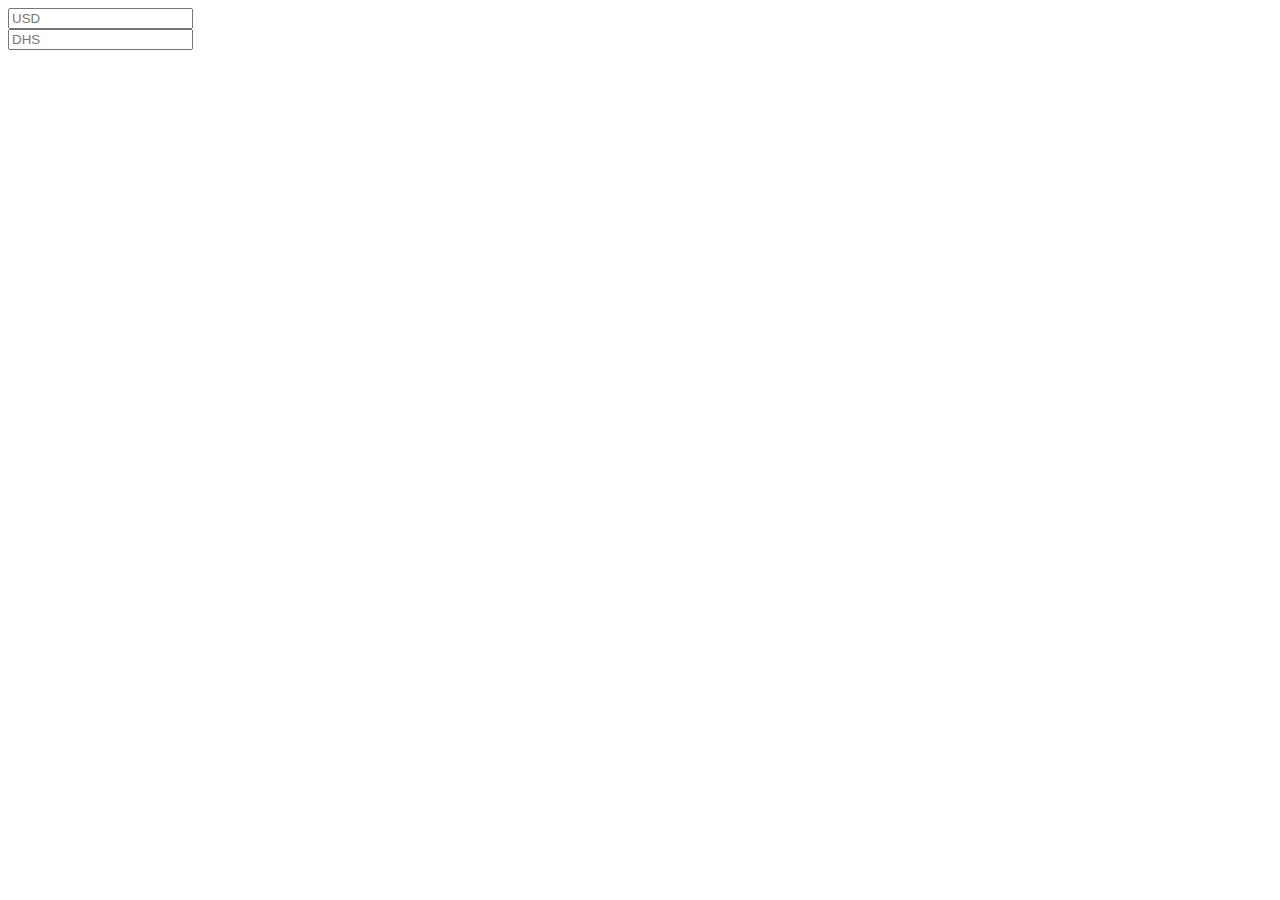
<file: ex00/index.html>
<!DOCTYPE html>
<html lang="en">
<head>
    <meta charset="UTF-8">
    <title>Document</title>
</head>
<body>
    <input type="number" id="dollar" placeholder="USD">
    <input type="number" id="dirham" placeholder="DHS">
    <script src="script.js"></script>
</body>
</html>
</file>
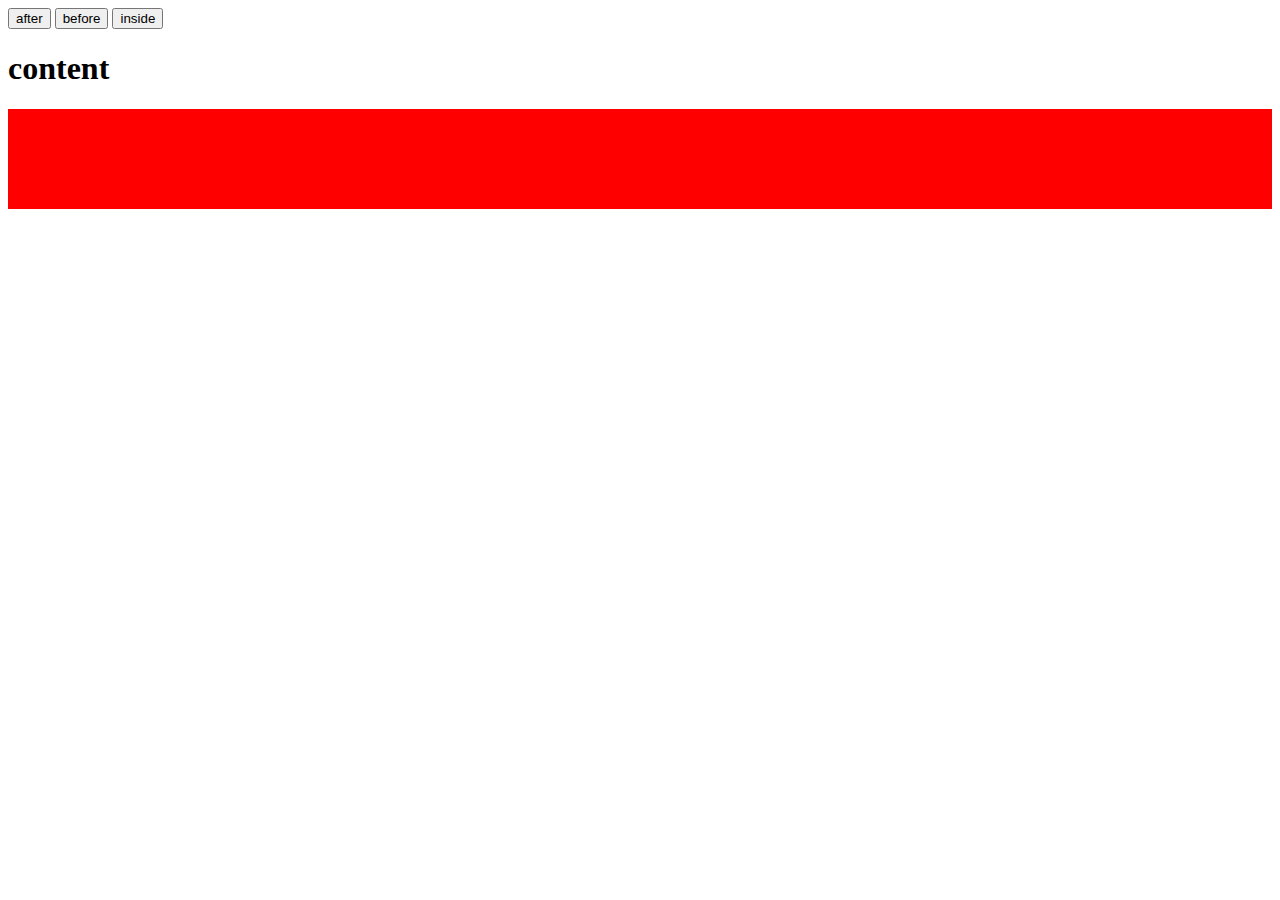
<file: ex01/index.html>
<!DOCTYPE html>
<html lang="en">
<head>
    <meta charset="UTF-8">
    <title>Document</title>
</head>
<body>
    <button id="after" >after</button>
    <button id="before" >before</button>
    <button id="inside" >inside</button>
    <h1 id="content">content</h1>
    <div id="block"></div>

    <script src="script.js"></script>
</body>
</html>
</file>
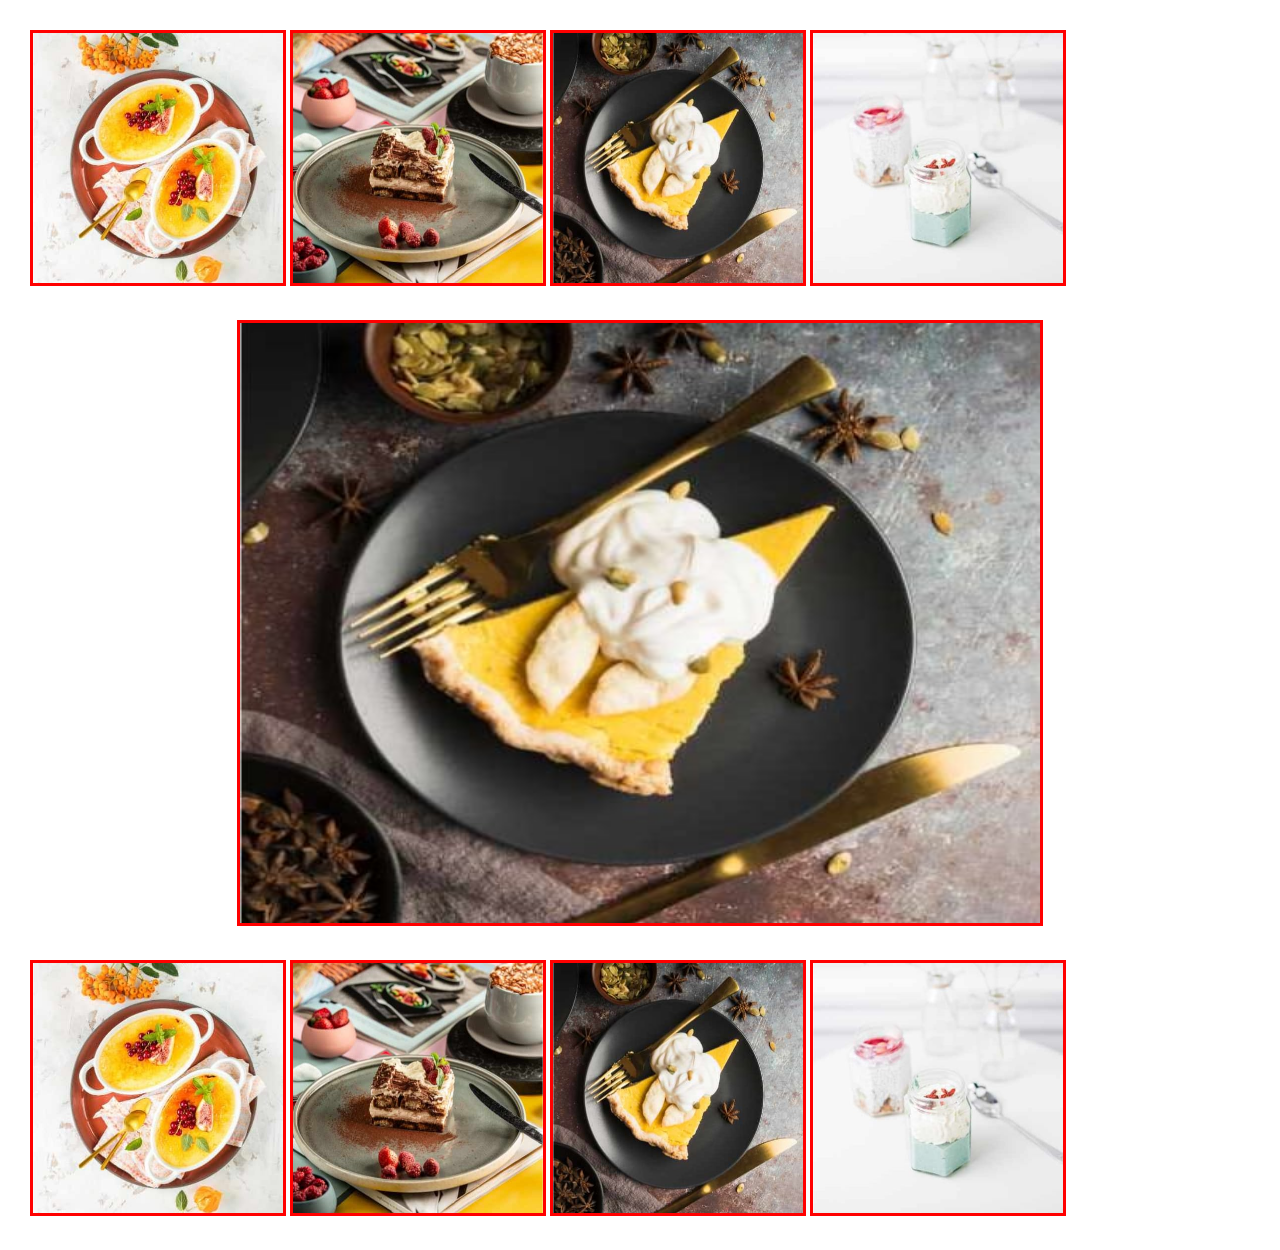
<file: ex04/index.html>
<!DOCTYPE html>
<html lang="en">
<head>
	<meta charset="UTF-8">
	<title>Document</title>
	<link rel="stylesheet" href="style.css">
</head>
<body>
	<div class="gallary">
		<div class="images">
			<img onclick="main.src = this.src" src="../images/image-creme-brulee-tablet.jpg" >
			<img onclick="main.src = this.src" src="../images/image-tiramisu-desktop.jpg" >
			<img onclick="main.src = this.src" src="../images/image-meringue-desktop.jpg" >
			<img onclick="main.src = this.src" src="../images/image-panna-cotta-desktop.jpg" >
		</div>
		<div class="main">
			<img name="main" src="../images/image-meringue-desktop.jpg" >
		</div>
		<div class="images">
			<img onmouseenter="main.src = this.src" src="../images/image-creme-brulee-tablet.jpg" >
			<img onmouseenter="main.src = this.src" src="../images/image-tiramisu-desktop.jpg" >
			<img onmouseenter="main.src = this.src" src="../images/image-meringue-desktop.jpg" >
			<img onmouseenter="main.src = this.src" src="../images/image-panna-cotta-desktop.jpg" >
		</div>
	</div>
	<script src="script.js"></script>
</body>
</html>
</file>
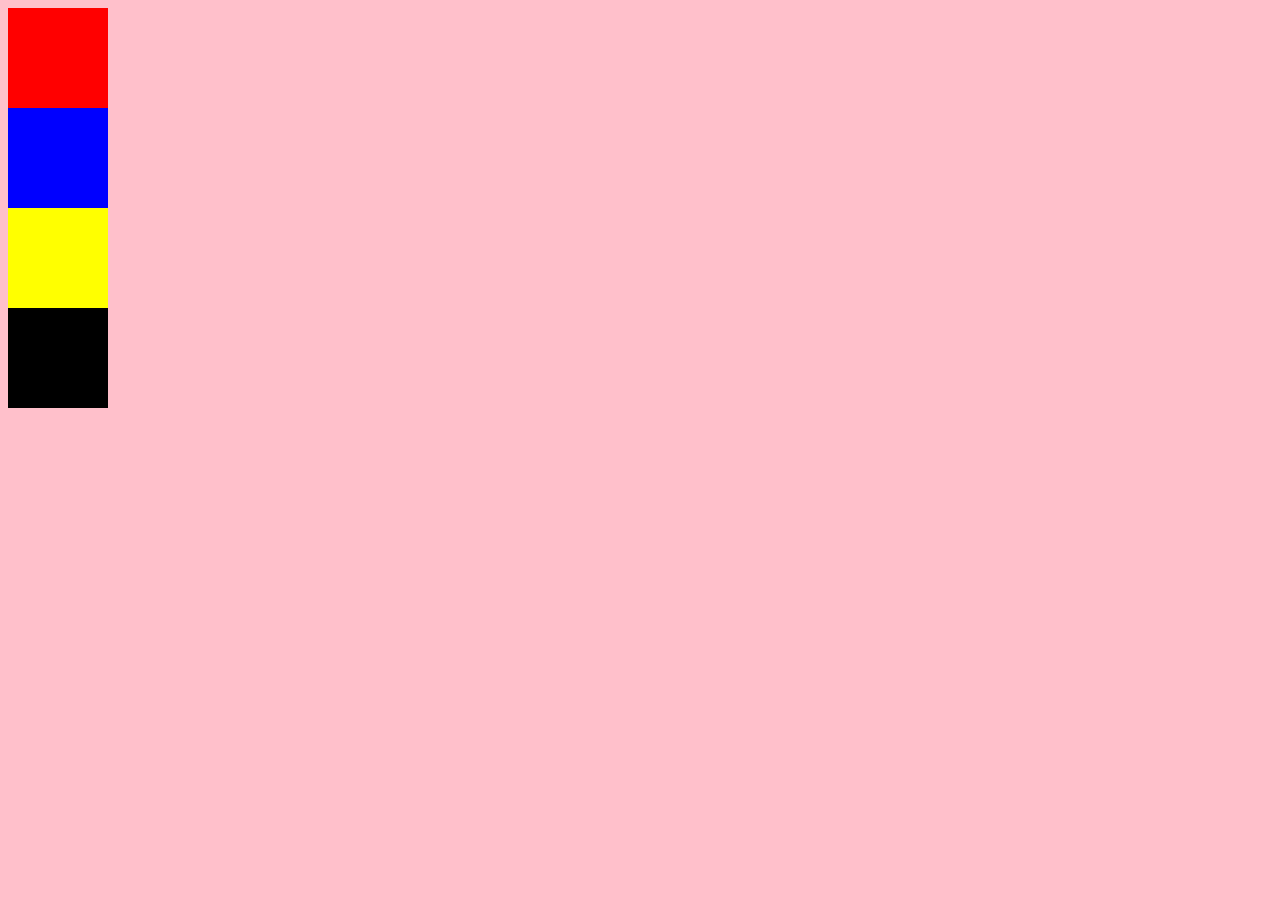
<file: ex06/index.html>
<!DOCTYPE html>
<html lang="en">
<head>
    <meta charset="UTF-8">
    <title>Document</title>
    <link rel="stylesheet" href="style.css">
</head>
<body>
    <div id="red"></div>
    <div id="blue"></div>
    <div id="yellow"></div>
    <div id="black"></div>
    <script src="script.js"></script>
</body>
</html>
</file>
<file: ex04/style.css>
*{
	margin: 0;
}

.images
{
	margin: 30px;
}

.images img
{
	width: 250px;
	height: 250px;
	border: red   solid;
}

.images img:hover, .main img:hover
{
	cursor: pointer;
	border: green 5px   solid;
	scale: 1.1;
}

.main
{
	margin: 30px;
	text-align: center;

}

.main img
{
	width: 800px;
	height: 600px;
	border: red   solid;
}
</file>
<file: ex06/style.css>
div{
    height: 100px;
    width: 100px;
    cursor: pointer;
}
#red
{
    background-color: red;
}
#blue
{
    background-color: blue;
}
#yellow
{
    background-color: yellow;
}
#black
{
    background-color: black;
}

body
{
    background: pink;
}
</file>
